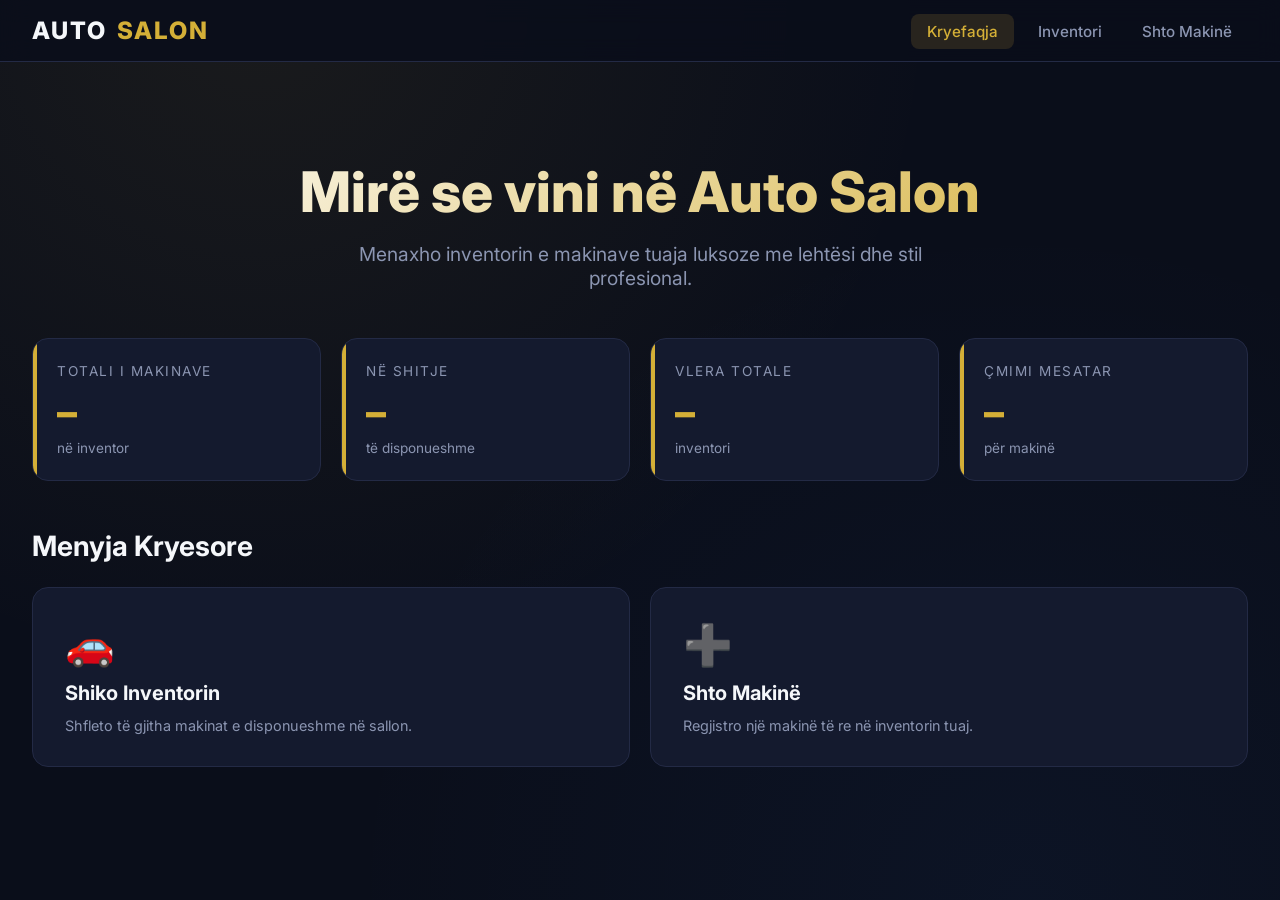
<file: index.html>
<!DOCTYPE html>
<html lang="sq">
<head>
    <meta charset="UTF-8" />
    <meta name="viewport" content="width=device-width, initial-scale=1.0" />
    <title>Auto Salloni — Dashboard</title>
    <link href="https://fonts.googleapis.com/css2?family=Inter:wght@400;500;600;700;800&display=swap" rel="stylesheet">
    <link href="styles/main.css" rel="stylesheet" />
</head>
<body>
    <nav class="navbar">
        <a href="index.html" class="brand">AUTO<span class="brand-accent">SALON</span></a>
        <ul class="nav-links">
            <li><a href="index.html" class="nav-link active">Kryefaqja</a></li>
            <li><a href="inventory.html" class="nav-link">Inventori</a></li>
            <li><a href="add-car.html" class="nav-link">Shto Makinë</a></li>
        </ul>
    </nav>

    <div class="container">
        <section class="hero">
            <h1>Mirë se vini në Auto Salon</h1>
            <p>Menaxho inventorin e makinave tuaja luksoze me lehtësi dhe stil profesional.</p>
        </section>

        <div class="stats-grid">
            <div class="stat-card">
                <div class="stat-label">Totali i Makinave</div>
                <div class="stat-value" id="stat-total">–</div>
                <div class="stat-sub">në inventor</div>
            </div>
            <div class="stat-card">
                <div class="stat-label">Në Shitje</div>
                <div class="stat-value" id="stat-available">–</div>
                <div class="stat-sub">të disponueshme</div>
            </div>
            <div class="stat-card">
                <div class="stat-label">Vlera Totale</div>
                <div class="stat-value" id="stat-value">–</div>
                <div class="stat-sub">inventori</div>
            </div>
            <div class="stat-card">
                <div class="stat-label">Çmimi Mesatar</div>
                <div class="stat-value" id="stat-avg">–</div>
                <div class="stat-sub">për makinë</div>
            </div>
        </div>

        <div class="section-header">
            <h2 class="section-title">Menyja Kryesore</h2>
        </div>

        <div class="menu-grid">
            <a href="inventory.html" class="menu-card">
                <div class="menu-icon">🚗</div>
                <h3 class="menu-title">Shiko Inventorin</h3>
                <p class="menu-desc">Shfleto të gjitha makinat e disponueshme në sallon.</p>
            </a>
            <a href="add-car.html" class="menu-card">
                <div class="menu-icon">➕</div>
                <h3 class="menu-title">Shto Makinë</h3>
                <p class="menu-desc">Regjistro një makinë të re në inventorin tuaj.</p>
            </a>
        </div>
    </div>

    <script src="scripts/store-http.js"></script>
    <script src="scripts/dashboard.js"></script>
</body>
</html>
</file>
<file: styles/main.css>
:root {
    --bg-dark: #0a0e1a;
    --bg-card: #141a2e;
    --bg-card-hover: #1a2138;
    --border: #232a45;
    --text-primary: #f5f7fa;
    --text-secondary: #8b95b1;
    --gold: #d4af37;
    --gold-hover: #e6c252;
    --gold-dim: rgba(212, 175, 55, 0.15);
    --danger: #ef4444;
    --success: #22c55e;
    --info: #3b82f6;
}

* { box-sizing: border-box; }

body {
    margin: 0;
    font-family: 'Inter', -apple-system, BlinkMacSystemFont, 'Segoe UI', Roboto, sans-serif;
    background: var(--bg-dark);
    color: var(--text-primary);
    min-height: 100vh;
    background-image:
        radial-gradient(circle at 20% 0%, rgba(212, 175, 55, 0.08), transparent 50%),
        radial-gradient(circle at 80% 100%, rgba(59, 130, 246, 0.05), transparent 50%);
    background-attachment: fixed;
}

/* === NAVBAR === */
.navbar {
    background: rgba(10, 14, 26, 0.85);
    backdrop-filter: blur(12px);
    border-bottom: 1px solid var(--border);
    padding: 1rem 2rem;
    display: flex;
    align-items: center;
    justify-content: space-between;
    position: sticky;
    top: 0;
    z-index: 100;
}

.brand {
    font-size: 1.5rem;
    font-weight: 800;
    letter-spacing: 2px;
    color: var(--text-primary);
    text-decoration: none;
    display: flex;
    align-items: center;
    gap: 0.6rem;
}

.brand-accent {
    color: var(--gold);
}

.nav-links {
    display: flex;
    gap: 0.5rem;
    list-style: none;
    margin: 0;
    padding: 0;
}

.nav-link {
    color: var(--text-secondary);
    text-decoration: none;
    padding: 0.5rem 1rem;
    border-radius: 8px;
    transition: all 0.2s;
    font-weight: 500;
    font-size: 0.95rem;
}

.nav-link:hover,
.nav-link.active {
    color: var(--gold);
    background: var(--gold-dim);
}

/* === CONTAINER === */
.container {
    max-width: 1280px;
    margin: 0 auto;
    padding: 2rem;
}

/* === HERO === */
.hero {
    text-align: center;
    padding: 4rem 1rem 3rem;
}

.hero h1 {
    font-size: 3.5rem;
    font-weight: 800;
    margin: 0 0 1rem 0;
    background: linear-gradient(135deg, #fff 0%, var(--gold) 100%);
    -webkit-background-clip: text;
    -webkit-text-fill-color: transparent;
    background-clip: text;
}

.hero p {
    font-size: 1.2rem;
    color: var(--text-secondary);
    max-width: 600px;
    margin: 0 auto;
}

/* === STAT CARDS === */
.stats-grid {
    display: grid;
    grid-template-columns: repeat(auto-fit, minmax(220px, 1fr));
    gap: 1.25rem;
    margin-bottom: 3rem;
}

.stat-card {
    background: var(--bg-card);
    border: 1px solid var(--border);
    border-radius: 16px;
    padding: 1.5rem;
    transition: all 0.25s;
    position: relative;
    overflow: hidden;
}

.stat-card::before {
    content: '';
    position: absolute;
    top: 0; left: 0;
    width: 4px; height: 100%;
    background: var(--gold);
}

.stat-card:hover {
    transform: translateY(-4px);
    border-color: var(--gold);
    background: var(--bg-card-hover);
}

.stat-label {
    color: var(--text-secondary);
    font-size: 0.85rem;
    text-transform: uppercase;
    letter-spacing: 1.5px;
    margin-bottom: 0.5rem;
}

.stat-value {
    font-size: 2.5rem;
    font-weight: 800;
    color: var(--gold);
}

.stat-sub {
    color: var(--text-secondary);
    font-size: 0.85rem;
    margin-top: 0.25rem;
}

/* === MENU GRID === */
.menu-grid {
    display: grid;
    grid-template-columns: repeat(auto-fit, minmax(260px, 1fr));
    gap: 1.25rem;
    margin-top: 1rem;
}

.menu-card {
    background: var(--bg-card);
    border: 1px solid var(--border);
    border-radius: 16px;
    padding: 2rem;
    text-decoration: none;
    color: var(--text-primary);
    transition: all 0.25s;
    display: flex;
    flex-direction: column;
    gap: 0.75rem;
}

.menu-card:hover {
    transform: translateY(-4px);
    border-color: var(--gold);
    background: var(--bg-card-hover);
    box-shadow: 0 10px 40px rgba(212, 175, 55, 0.15);
}

.menu-icon {
    font-size: 2.5rem;
}

.menu-title {
    font-size: 1.25rem;
    font-weight: 700;
    margin: 0;
}

.menu-desc {
    color: var(--text-secondary);
    font-size: 0.9rem;
    margin: 0;
}

/* === SECTION HEADERS === */
.section-header {
    display: flex;
    justify-content: space-between;
    align-items: center;
    margin-bottom: 1.5rem;
}

.section-title {
    font-size: 1.75rem;
    font-weight: 700;
    margin: 0;
}

/* === BUTTONS === */
.btn {
    padding: 0.65rem 1.25rem;
    border-radius: 10px;
    font-weight: 600;
    cursor: pointer;
    border: 1px solid transparent;
    text-decoration: none;
    display: inline-flex;
    align-items: center;
    gap: 0.5rem;
    transition: all 0.2s;
    font-size: 0.95rem;
}

.btn-gold {
    background: var(--gold);
    color: var(--bg-dark);
}

.btn-gold:hover {
    background: var(--gold-hover);
    transform: translateY(-1px);
}

.btn-outline {
    background: transparent;
    color: var(--text-primary);
    border-color: var(--border);
}

.btn-outline:hover {
    border-color: var(--gold);
    color: var(--gold);
}

.btn-danger {
    background: transparent;
    color: var(--danger);
    border-color: rgba(239, 68, 68, 0.3);
}

.btn-danger:hover {
    background: rgba(239, 68, 68, 0.15);
}

.btn-sm {
    padding: 0.4rem 0.85rem;
    font-size: 0.85rem;
}

/* === CAR GRID === */
.car-grid {
    display: grid;
    grid-template-columns: repeat(auto-fill, minmax(320px, 1fr));
    gap: 1.5rem;
}

.car-card {
    background: var(--bg-card);
    border: 1px solid var(--border);
    border-radius: 16px;
    overflow: hidden;
    transition: all 0.3s;
}

.car-card:hover {
    transform: translateY(-6px);
    border-color: var(--gold);
    box-shadow: 0 20px 50px rgba(0, 0, 0, 0.4);
}

.car-image {
    width: 100%;
    height: 200px;
    object-fit: cover;
    background: var(--bg-card-hover);
}

.car-body {
    padding: 1.25rem;
}

.car-header {
    display: flex;
    justify-content: space-between;
    align-items: flex-start;
    margin-bottom: 0.75rem;
}

.car-title {
    font-size: 1.2rem;
    font-weight: 700;
    margin: 0;
}

.car-year {
    color: var(--text-secondary);
    font-size: 0.85rem;
}

.car-price {
    font-size: 1.75rem;
    font-weight: 800;
    color: var(--gold);
    margin: 0.5rem 0;
}

.car-specs {
    display: grid;
    grid-template-columns: 1fr 1fr;
    gap: 0.5rem;
    margin: 1rem 0;
    padding-top: 1rem;
    border-top: 1px solid var(--border);
}

.spec {
    display: flex;
    flex-direction: column;
    font-size: 0.85rem;
}

.spec-label {
    color: var(--text-secondary);
    font-size: 0.75rem;
    text-transform: uppercase;
    letter-spacing: 1px;
}

.spec-value {
    color: var(--text-primary);
    font-weight: 500;
}

.badge {
    padding: 0.25rem 0.6rem;
    border-radius: 6px;
    font-size: 0.75rem;
    font-weight: 600;
    text-transform: uppercase;
    letter-spacing: 0.5px;
}

.badge-success {
    background: rgba(34, 197, 94, 0.15);
    color: var(--success);
    border: 1px solid rgba(34, 197, 94, 0.3);
}

.badge-warning {
    background: rgba(239, 68, 68, 0.15);
    color: var(--danger);
    border: 1px solid rgba(239, 68, 68, 0.3);
}

.car-actions {
    display: flex;
    gap: 0.5rem;
    margin-top: 1rem;
}

.car-actions .btn {
    flex: 1;
    justify-content: center;
}

/* === FORMS === */
.form-card {
    background: var(--bg-card);
    border: 1px solid var(--border);
    border-radius: 16px;
    padding: 2rem;
    max-width: 720px;
    margin: 0 auto;
}

.form-grid {
    display: grid;
    grid-template-columns: 1fr 1fr;
    gap: 1.25rem;
}

.form-group {
    display: flex;
    flex-direction: column;
}

.form-group.full {
    grid-column: 1 / -1;
}

.form-label {
    color: var(--text-secondary);
    font-size: 0.85rem;
    font-weight: 500;
    margin-bottom: 0.5rem;
    text-transform: uppercase;
    letter-spacing: 0.5px;
}

.form-input,
.form-select {
    background: var(--bg-dark);
    border: 1px solid var(--border);
    border-radius: 10px;
    padding: 0.75rem 1rem;
    color: var(--text-primary);
    font-size: 1rem;
    transition: all 0.2s;
    font-family: inherit;
}

.form-input:focus,
.form-select:focus {
    outline: none;
    border-color: var(--gold);
    box-shadow: 0 0 0 3px var(--gold-dim);
}

.form-check {
    display: flex;
    align-items: center;
    gap: 0.6rem;
    cursor: pointer;
}

.form-check input {
    width: 20px;
    height: 20px;
    accent-color: var(--gold);
    cursor: pointer;
}

.form-actions {
    display: flex;
    gap: 0.75rem;
    justify-content: flex-end;
    margin-top: 1.5rem;
    grid-column: 1 / -1;
}

/* === EMPTY STATE === */
.empty {
    text-align: center;
    padding: 4rem 2rem;
    color: var(--text-secondary);
}

.empty-icon {
    font-size: 4rem;
    margin-bottom: 1rem;
    opacity: 0.5;
}

/* === RESPONSIVE === */
@media (max-width: 640px) {
    .hero h1 { font-size: 2.25rem; }
    .navbar { padding: 1rem; }
    .container { padding: 1rem; }
    .form-grid { grid-template-columns: 1fr; }
    .nav-links { gap: 0; }
    .nav-link { padding: 0.5rem 0.75rem; font-size: 0.85rem; }
}
</file>
